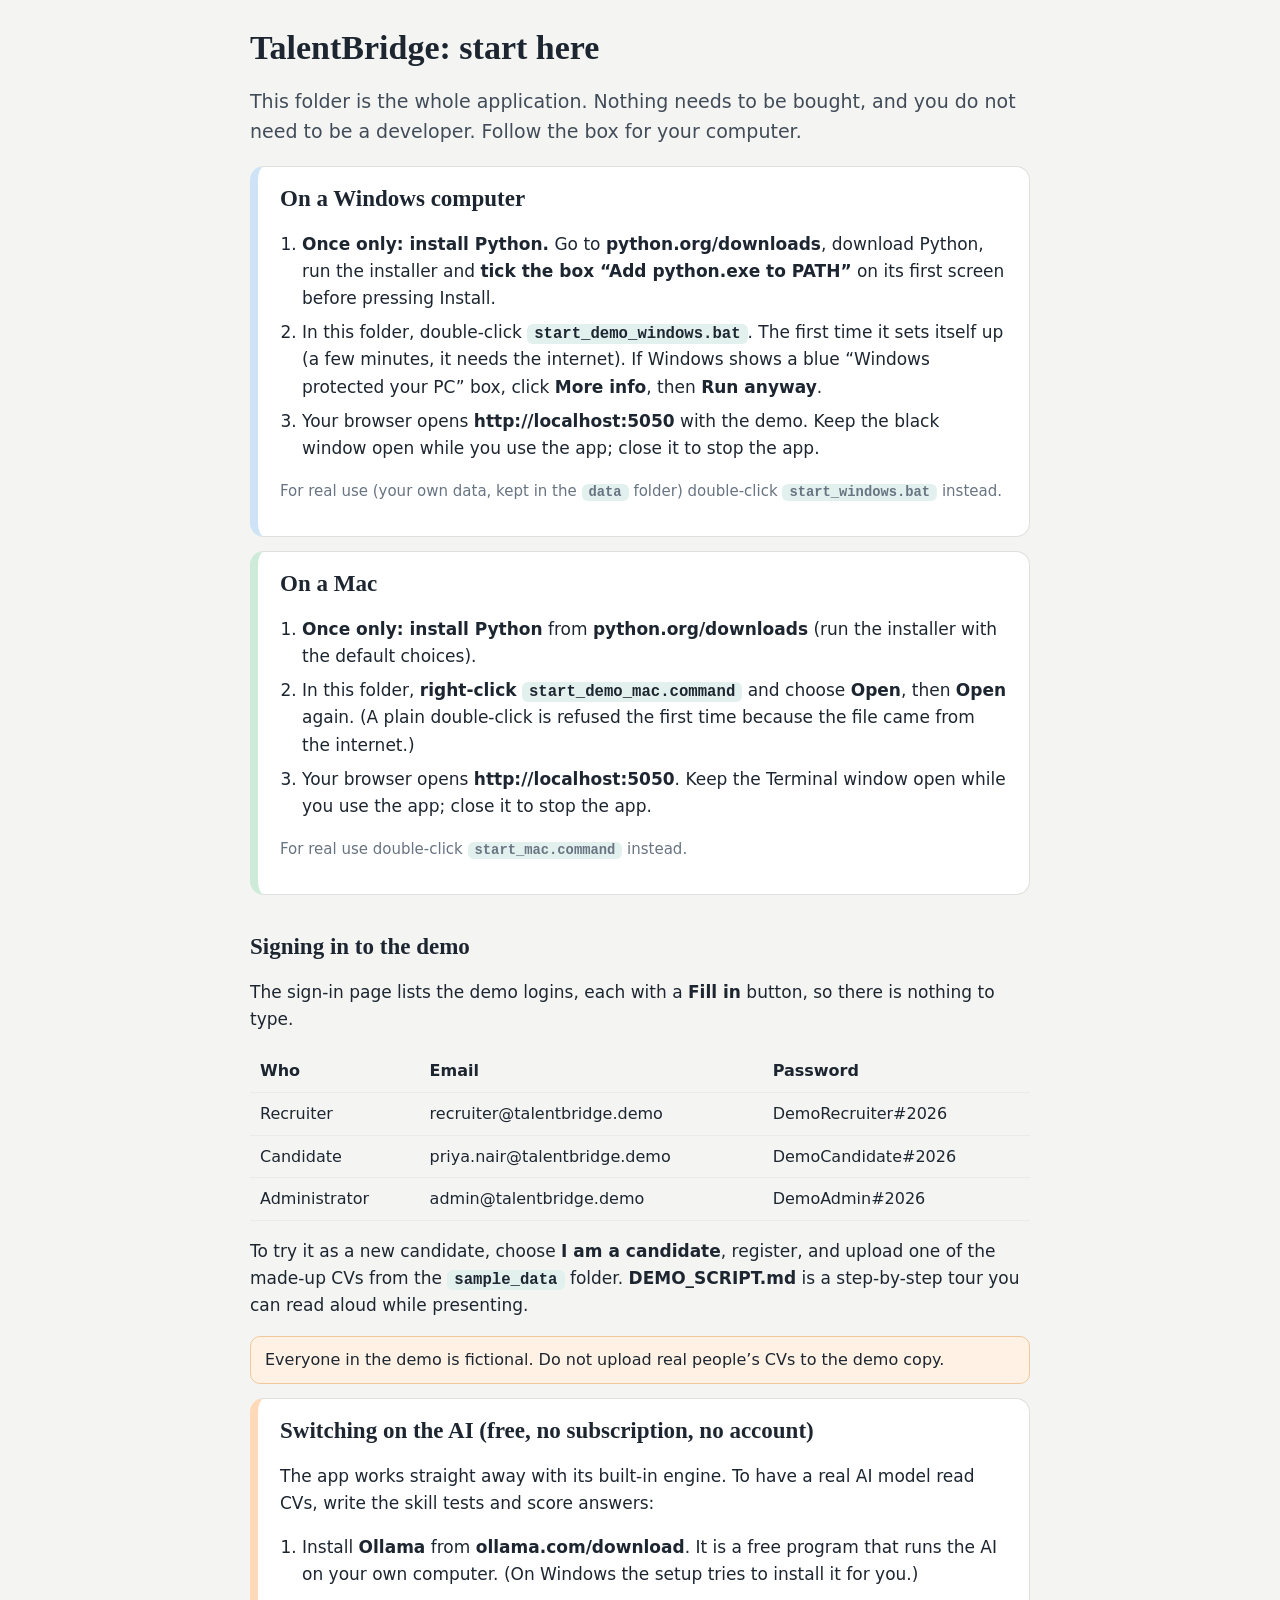
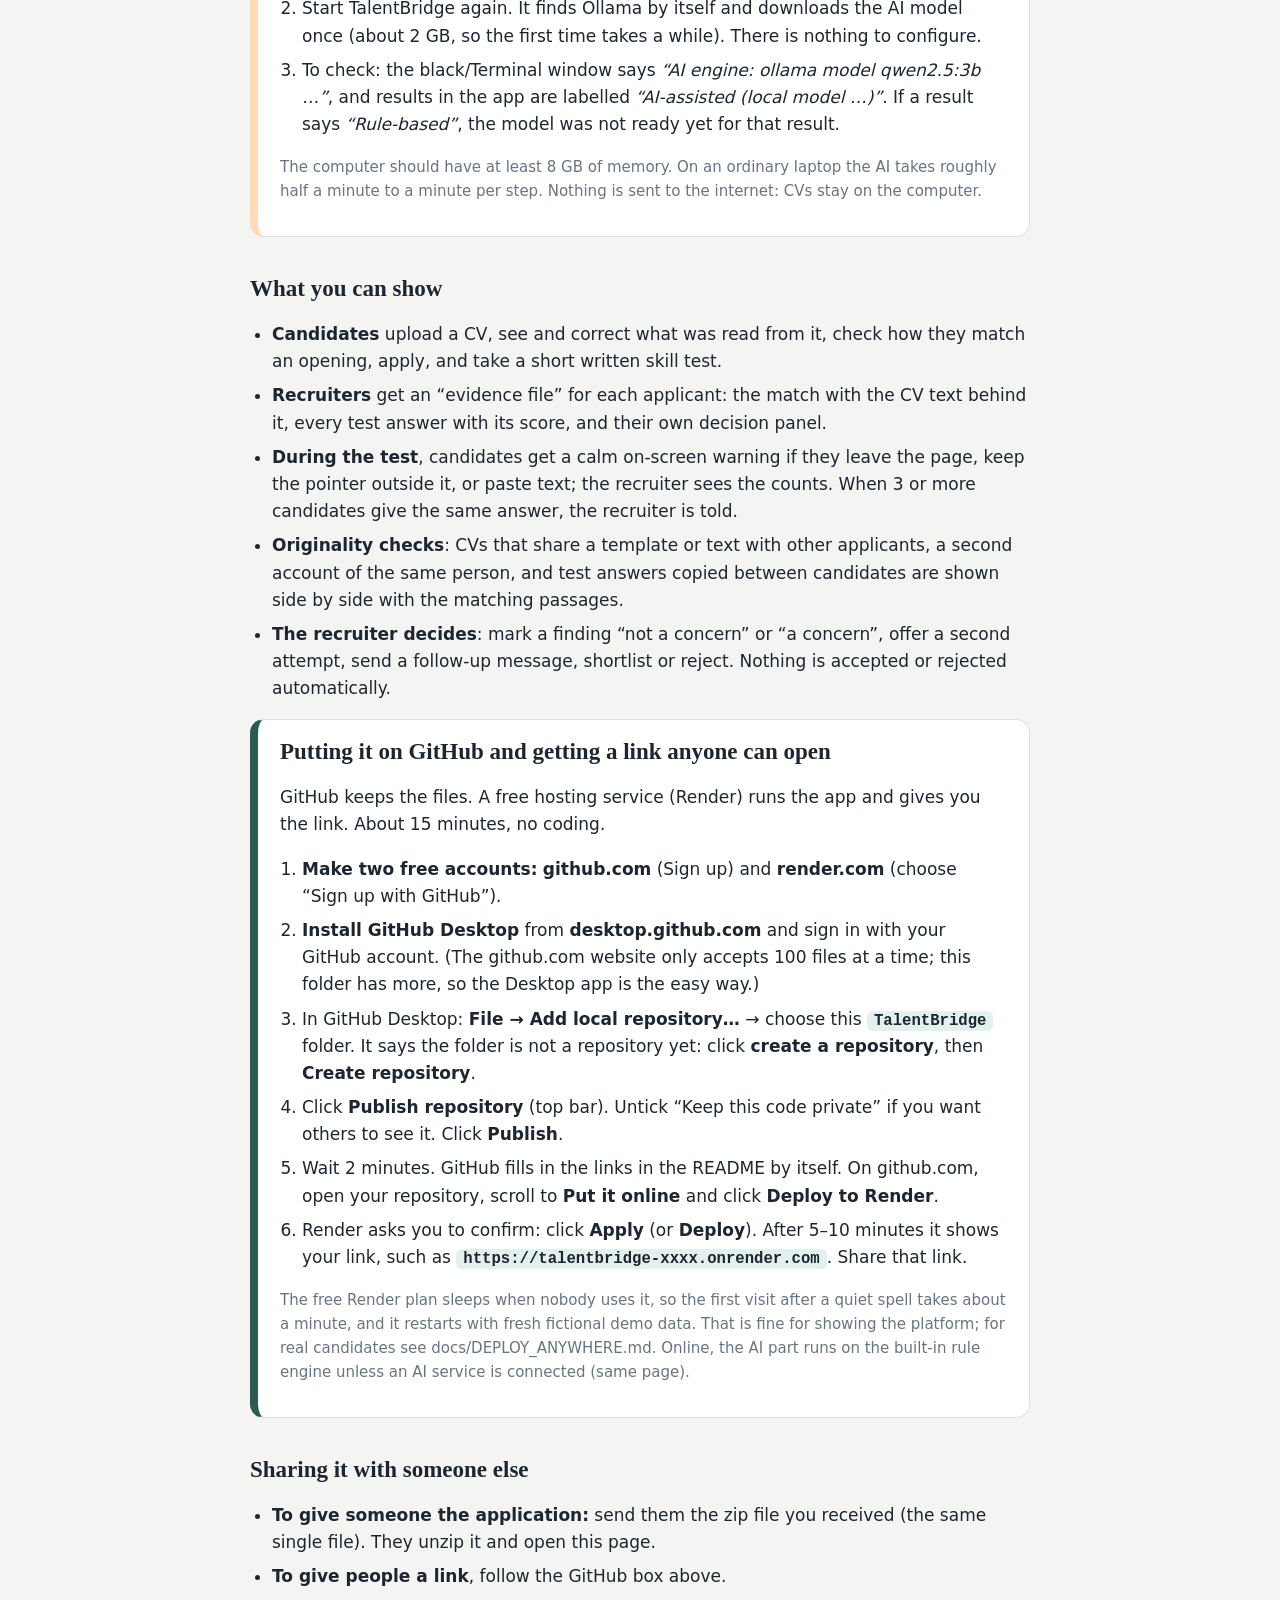
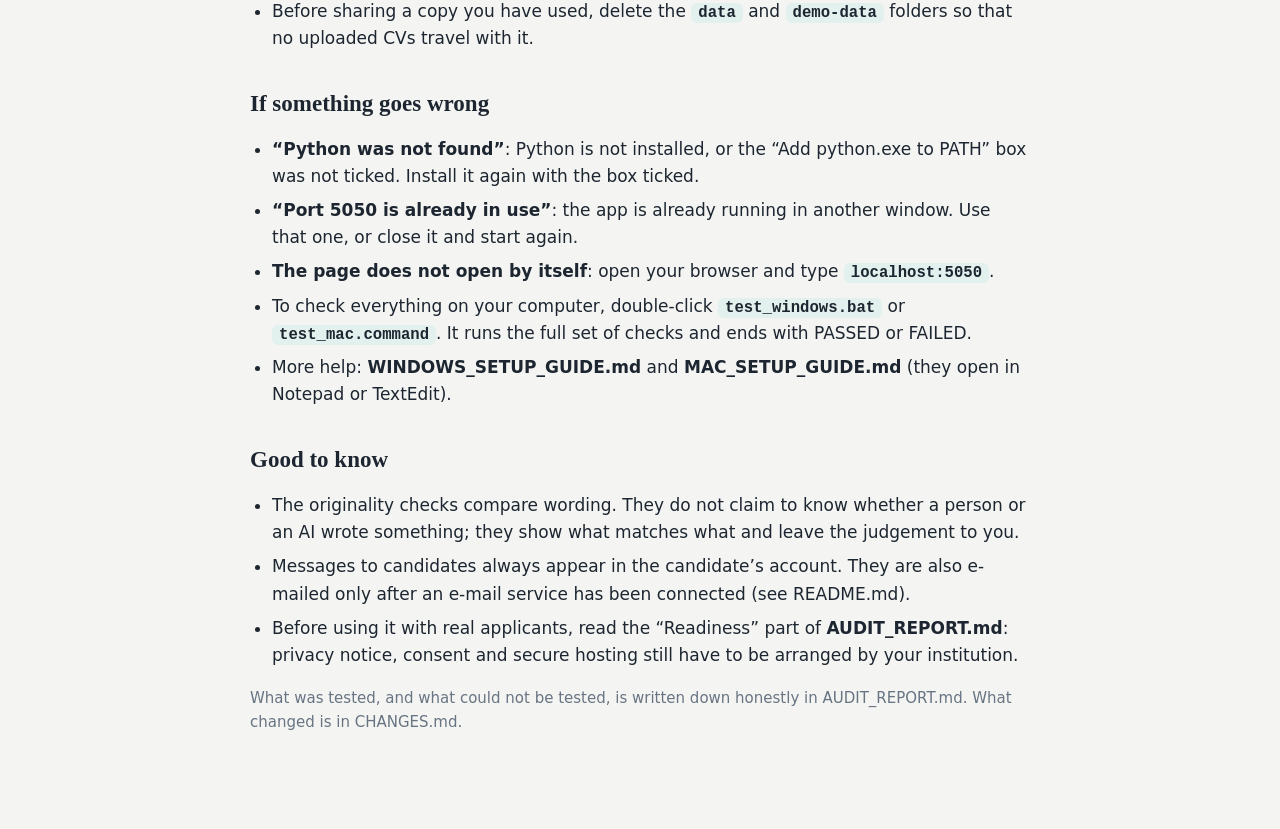
<file: START_HERE.html>
<!DOCTYPE html>
<html lang="en">
<head>
<meta charset="UTF-8">
<meta name="viewport" content="width=device-width, initial-scale=1">
<title>TalentBridge: start here</title>
<style>
  body{font:17px/1.6 system-ui,-apple-system,"Segoe UI",Roboto,sans-serif;color:#1d2630;background:#f4f5f3;margin:0;padding:28px 16px 80px}
  main{max-width:780px;margin:0 auto}
  h1{font:600 34px/1.15 Georgia,serif;margin:0 0 6px}h2{font:600 23px/1.25 Georgia,serif;margin:38px 0 10px}
  .lead{font-size:19px;color:#414c58}
  .card{background:#fff;border:1.5px solid #dde1dd;border-radius:14px;padding:18px 22px;margin:14px 0}
  .card.win{border-left:8px solid #cfe3f7}.card.mac{border-left:8px solid #cdebd8}.card.ai{border-left:8px solid #ffd9b8}
  ol,ul{padding-left:22px}li{margin:7px 0}
  code,.file{background:#e2f0ee;border-radius:6px;padding:1px 7px;font:600 .92em ui-monospace,Menlo,Consolas,monospace;white-space:nowrap}
  table{border-collapse:collapse;width:100%;font-size:16px}td,th{text-align:left;padding:8px 10px;border-bottom:1px solid #e8ebe8;vertical-align:top}
  .note{background:#fff1e3;border:1px solid #f2c79b;border-radius:10px;padding:10px 14px;margin:12px 0;font-size:16px}
  .small{font-size:15px;color:#687482}
</style>
</head>
<body>
<main>
<h1>TalentBridge: start here</h1>
<p class="lead">This folder is the whole application. Nothing needs to be bought, and you do not need to be a developer. Follow the box for your computer.</p>

<div class="card win">
<h2 style="margin-top:0">On a Windows computer</h2>
<ol>
  <li><b>Once only: install Python.</b> Go to <b>python.org/downloads</b>, download Python, run the installer and <b>tick the box “Add python.exe to PATH”</b> on its first screen before pressing Install.</li>
  <li>In this folder, double-click <span class="file">start_demo_windows.bat</span>. The first time it sets itself up (a few minutes, it needs the internet). If Windows shows a blue “Windows protected your PC” box, click <b>More info</b>, then <b>Run anyway</b>.</li>
  <li>Your browser opens <b>http://localhost:5050</b> with the demo. Keep the black window open while you use the app; close it to stop the app.</li>
</ol>
<p class="small">For real use (your own data, kept in the <span class="file">data</span> folder) double-click <span class="file">start_windows.bat</span> instead.</p>
</div>

<div class="card mac">
<h2 style="margin-top:0">On a Mac</h2>
<ol>
  <li><b>Once only: install Python</b> from <b>python.org/downloads</b> (run the installer with the default choices).</li>
  <li>In this folder, <b>right-click</b> <span class="file">start_demo_mac.command</span> and choose <b>Open</b>, then <b>Open</b> again. (A plain double-click is refused the first time because the file came from the internet.)</li>
  <li>Your browser opens <b>http://localhost:5050</b>. Keep the Terminal window open while you use the app; close it to stop the app.</li>
</ol>
<p class="small">For real use double-click <span class="file">start_mac.command</span> instead.</p>
</div>

<h2>Signing in to the demo</h2>
<p>The sign-in page lists the demo logins, each with a <b>Fill in</b> button, so there is nothing to type.</p>
<table>
  <tr><th>Who</th><th>Email</th><th>Password</th></tr>
  <tr><td>Recruiter</td><td>recruiter@talentbridge.demo</td><td>DemoRecruiter#2026</td></tr>
  <tr><td>Candidate</td><td>priya.nair@talentbridge.demo</td><td>DemoCandidate#2026</td></tr>
  <tr><td>Administrator</td><td>admin@talentbridge.demo</td><td>DemoAdmin#2026</td></tr>
</table>
<p>To try it as a new candidate, choose <b>I am a candidate</b>, register, and upload one of the made-up CVs from the <span class="file">sample_data</span> folder. <b>DEMO_SCRIPT.md</b> is a step-by-step tour you can read aloud while presenting.</p>
<div class="note">Everyone in the demo is fictional. Do not upload real people’s CVs to the demo copy.</div>

<div class="card ai">
<h2 style="margin-top:0">Switching on the AI (free, no subscription, no account)</h2>
<p>The app works straight away with its built-in engine. To have a real AI model read CVs, write the skill tests and score answers:</p>
<ol>
  <li>Install <b>Ollama</b> from <b>ollama.com/download</b>. It is a free program that runs the AI on your own computer. (On Windows the setup tries to install it for you.)</li>
  <li>Start TalentBridge again. It finds Ollama by itself and downloads the AI model once (about 2 GB, so the first time takes a while). There is nothing to configure.</li>
  <li>To check: the black/Terminal window says <i>“AI engine: ollama model qwen2.5:3b …”</i>, and results in the app are labelled <i>“AI-assisted (local model …)”</i>. If a result says <i>“Rule-based”</i>, the model was not ready yet for that result.</li>
</ol>
<p class="small">The computer should have at least 8 GB of memory. On an ordinary laptop the AI takes roughly half a minute to a minute per step. Nothing is sent to the internet: CVs stay on the computer.</p>
</div>

<h2>What you can show</h2>
<ul>
  <li><b>Candidates</b> upload a CV, see and correct what was read from it, check how they match an opening, apply, and take a short written skill test.</li>
  <li><b>Recruiters</b> get an “evidence file” for each applicant: the match with the CV text behind it, every test answer with its score, and their own decision panel.</li>
  <li><b>During the test</b>, candidates get a calm on-screen warning if they leave the page, keep the pointer outside it, or paste text; the recruiter sees the counts. When 3 or more candidates give the same answer, the recruiter is told.</li>
  <li><b>Originality checks</b>: CVs that share a template or text with other applicants, a second account of the same person, and test answers copied between candidates are shown side by side with the matching passages.</li>
  <li><b>The recruiter decides</b>: mark a finding “not a concern” or “a concern”, offer a second attempt, send a follow-up message, shortlist or reject. Nothing is accepted or rejected automatically.</li>
</ul>

<div class="card" style="border-left:8px solid #2d5a50">
<h2 style="margin-top:0">Putting it on GitHub and getting a link anyone can open</h2>
<p>GitHub keeps the files. A free hosting service (Render) runs the app and gives you the link. About 15 minutes, no coding.</p>
<ol>
  <li><b>Make two free accounts:</b> <b>github.com</b> (Sign up) and <b>render.com</b> (choose “Sign up with GitHub”).</li>
  <li><b>Install GitHub Desktop</b> from <b>desktop.github.com</b> and sign in with your GitHub account. (The github.com website only accepts 100 files at a time; this folder has more, so the Desktop app is the easy way.)</li>
  <li>In GitHub Desktop: <b>File → Add local repository…</b> → choose this <span class="file">TalentBridge</span> folder. It says the folder is not a repository yet: click <b>create a repository</b>, then <b>Create repository</b>.</li>
  <li>Click <b>Publish repository</b> (top bar). Untick “Keep this code private” if you want others to see it. Click <b>Publish</b>.</li>
  <li>Wait 2 minutes. GitHub fills in the links in the README by itself. On github.com, open your repository, scroll to <b>Put it online</b> and click <b>Deploy to Render</b>.</li>
  <li>Render asks you to confirm: click <b>Apply</b> (or <b>Deploy</b>). After 5–10 minutes it shows your link, such as <code>https://talentbridge-xxxx.onrender.com</code>. Share that link.</li>
</ol>
<p class="small">The free Render plan sleeps when nobody uses it, so the first visit after a quiet spell takes about a minute, and it restarts with fresh fictional demo data. That is fine for showing the platform; for real candidates see docs/DEPLOY_ANYWHERE.md. Online, the AI part runs on the built-in rule engine unless an AI service is connected (same page).</p>
</div>

<h2>Sharing it with someone else</h2>
<ul>
  <li><b>To give someone the application:</b> send them the zip file you received (the same single file). They unzip it and open this page.</li>
  <li><b>To give people a link</b>, follow the GitHub box above.</li>
  <li>Before sharing a copy you have used, delete the <span class="file">data</span> and <span class="file">demo-data</span> folders so that no uploaded CVs travel with it.</li>
</ul>

<h2>If something goes wrong</h2>
<ul>
  <li><b>“Python was not found”</b>: Python is not installed, or the “Add python.exe to PATH” box was not ticked. Install it again with the box ticked.</li>
  <li><b>“Port 5050 is already in use”</b>: the app is already running in another window. Use that one, or close it and start again.</li>
  <li><b>The page does not open by itself</b>: open your browser and type <code>localhost:5050</code>.</li>
  <li>To check everything on your computer, double-click <span class="file">test_windows.bat</span> or <span class="file">test_mac.command</span>. It runs the full set of checks and ends with PASSED or FAILED.</li>
  <li>More help: <b>WINDOWS_SETUP_GUIDE.md</b> and <b>MAC_SETUP_GUIDE.md</b> (they open in Notepad or TextEdit).</li>
</ul>

<h2>Good to know</h2>
<ul>
  <li>The originality checks compare wording. They do not claim to know whether a person or an AI wrote something; they show what matches what and leave the judgement to you.</li>
  <li>Messages to candidates always appear in the candidate’s account. They are also e-mailed only after an e-mail service has been connected (see README.md).</li>
  <li>Before using it with real applicants, read the “Readiness” part of <b>AUDIT_REPORT.md</b>: privacy notice, consent and secure hosting still have to be arranged by your institution.</li>
</ul>
<p class="small">What was tested, and what could not be tested, is written down honestly in AUDIT_REPORT.md. What changed is in CHANGES.md.</p>
</main>
</body>
</html>
</file>
